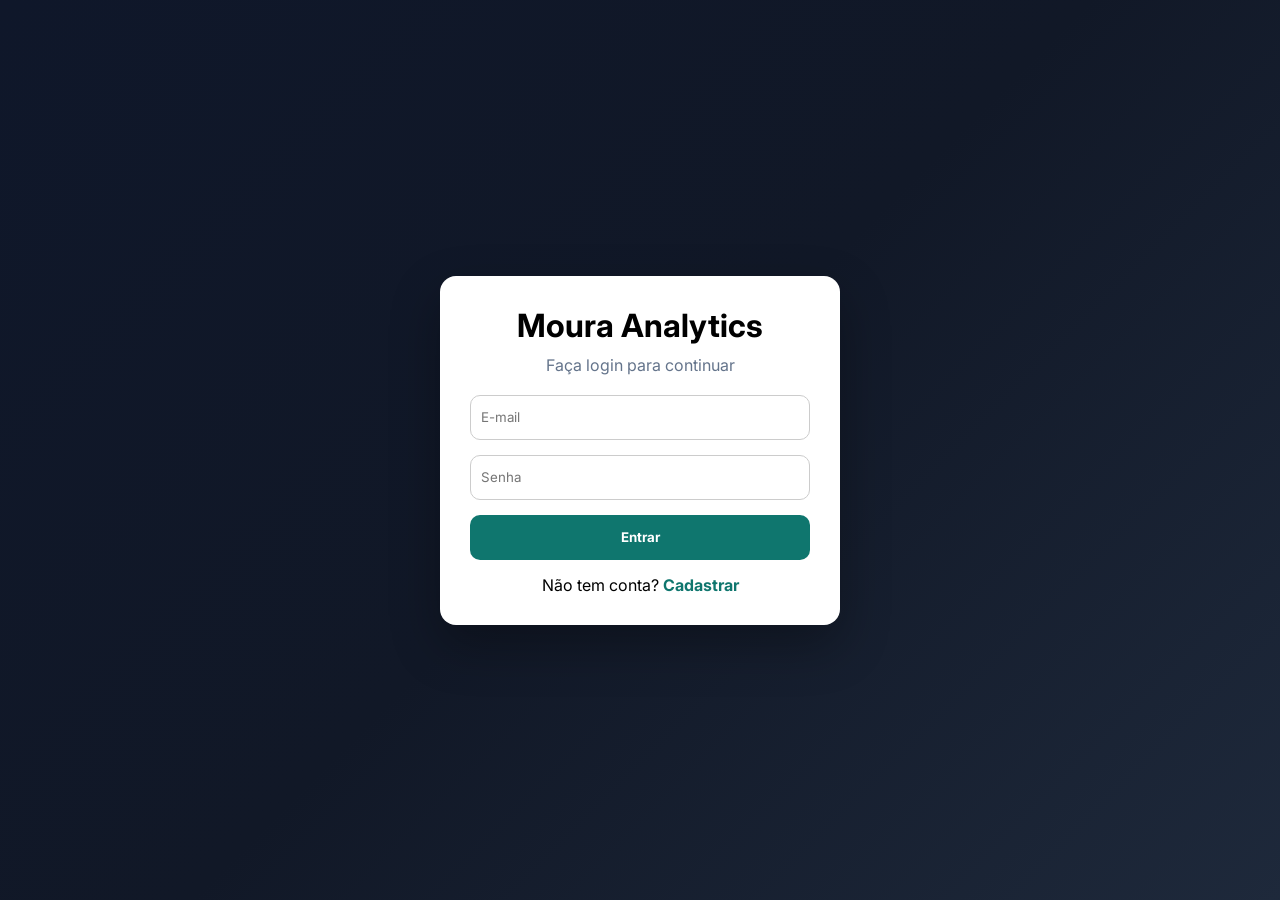
<file: index.html>
<!DOCTYPE html>
<html lang="pt-BR">
<head>
  <meta charset="UTF-8" />
  <meta name="viewport" content="width=device-width, initial-scale=1.0" />
  <title>Moura Analytics</title>

  <link rel="preconnect" href="https://fonts.googleapis.com" />
  <link rel="preconnect" href="https://fonts.gstatic.com" crossorigin />
  <link
    href="https://fonts.googleapis.com/css2?family=Inter:wght@400;500;600;700;800&display=swap"
    rel="stylesheet"
  />
  <link rel="stylesheet" href="style.css" />
</head>
<body>
  <header class="topbar">
    <div class="brand">
      <div class="brand-logo">
        <img src="imagens/logo-praia.png" alt="Logo Moura Analytics" />
      </div>

      <div class="brand-text">
        <h1>Moura Analytics</h1>
        <span>Beach Volleyball Performance System</span>
      </div>
    </div>

    <div class="topbar-actions">
      <button class="topbar-btn active" type="button">Coleta ao Vivo</button>
      <button class="topbar-btn" type="button" onclick="logout()">Sair</button>
    </div>
  </header>

  <main class="page">
    <!-- DADOS DA PARTIDA -->
    <section class="panel match-setup-panel">
      <div class="panel-header">
        <h2>Dados da partida</h2>
        <p>Preencha as informações iniciais antes de iniciar a coleta.</p>
      </div>

      <div class="match-form-grid">
        <div class="form-group">
          <label for="campeonato">Competição</label>
          <input
            type="text"
            id="campeonato"
            placeholder="Ex: Elite 16 - FIVB World Tour"
          />
        </div>

        <div class="form-group">
          <label for="local">Local da competição</label>
          <input
            type="text"
            id="local"
            placeholder="Ex: Cancún, México"
          />
        </div>

        <div class="form-group">
          <label for="adversario">Dupla adversária</label>
          <input
            type="text"
            id="adversario"
            placeholder="Ex: Tainá / Vitória"
          />
        </div>

        <div class="form-group">
          <label for="data_partida">Data da partida</label>
          <input type="date" id="data_partida" />
        </div>

        <div class="form-group">
          <label for="atleta1">Atleta 1</label>
          <input
            type="text"
            id="atleta1"
            placeholder="Ex: Juan"
          />
        </div>

        <div class="form-group">
          <label for="atleta2">Atleta 2</label>
          <input
            type="text"
            id="atleta2"
            placeholder="Ex: Michell"
          />
        </div>
      </div>

      <div class="match-form-actions">
        <button id="btn-iniciar-partida" class="primary-btn" type="button">
          Iniciar Partida
        </button>

        <span id="partida-status" class="status-text">
          Nenhuma partida iniciada.
        </span>
      </div>
    </section>

    <!-- RESUMO AO VIVO -->
    <section class="panel live-summary-panel">
      <div class="panel-header">
        <h2>Resumo da partida</h2>
        <p>Informações principais da coleta em andamento.</p>
      </div>

      <div class="summary-top">
        <div>
          <span class="small-label">Competição</span>
          <strong id="resumo-campeonato">—</strong>
        </div>

        <div>
          <span class="small-label">Local</span>
          <strong id="resumo-local">—</strong>
        </div>

        <div>
          <span class="small-label">Adversários(a)</span>
          <strong id="resumo-adversario">—</strong>
        </div>

        <div>
          <span class="small-label">Data</span>
          <strong id="resumo-data">—</strong>
        </div>
      </div>

      <div class="summary-bottom">
        <div class="score-card">
          <span class="small-label">Dupla</span>
          <strong id="resumo-dupla">—</strong>
        </div>

        <div class="score-card">
          <span class="small-label">Atleta 1</span>
          <strong id="resumo-atleta1">—</strong>
        </div>

        <div class="score-card">
          <span class="small-label">Atleta 2</span>
          <strong id="resumo-atleta2">—</strong>
        </div>

        <div class="score-card">
          <span class="small-label">Status</span>
          <strong id="resumo-status">Aguardando início</strong>
        </div>
      </div>
    </section>

    <!-- COLETA DUPLA -->
    <section class="double-collection-grid">
      <!-- ATLETA 1 -->
      <section class="panel athlete-panel">
        <div class="athlete-panel-header">
          <div>
            <h2 id="nome-atleta1-painel">Atleta 1</h2>
            <p>Coleta individual em tempo real</p>
          </div>

          <div class="athlete-controls">
            <div class="mini-field">
              <label for="set_atleta1">Set</label>
              <select id="set_atleta1">
                <option value="1">1º</option>
                <option value="2">2º</option>
                <option value="3">3º</option>
              </select>
            </div>
          </div>
        </div>
        <div class="actions-container">
  
        <div class="undo-wrapper" style="margin-bottom: 20px; padding-bottom: 15px; border-bottom: 1px dashed #cbd5e1;">
        <button id="btn-desfazer" class="btn-undo">
            <svg xmlns="http://www.w3.org/2000/svg" width="16" height="16" viewBox="0 0 24 24" fill="none" stroke="currentColor" stroke-width="2" stroke-linecap="round" stroke-linejoin="round"><path d="M3 12a9 9 0 1 0 9-9 9.75 9.75 0 0 0-6.74 2.74L3 8"></path><path d="M3 3v5h5"></path></svg>
            Corrigir último clique
        </button>
        </div>

  <div class="fundamentos-grid">
     </div>
</div>

        <div class="fundamentos-grid">
          <div class="fundamento-card">
            <div class="fundamento-title">
              <h3>Ataque</h3>
              <span>Ponto, neutro, bloqueado e erro</span>
            </div>

            <div class="fundamento-buttons">
              <button
                class="action-btn success"
                type="button"
                data-atleta="1"
                data-set-selector="set_atleta1"
                data-fundamento="ataque"
                data-resultado="ponto"
              >
                + Ponto
              </button>

              <button
                class="action-btn neutral"
                type="button"
                data-atleta="1"
                data-set-selector="set_atleta1"
                data-fundamento="ataque"
                data-resultado="neutro"
              >
                + Neutro
              </button>

              <button
                class="action-btn ace"
                type="button"
                data-atleta="1"
                data-set-selector="set_atleta1"
                data-fundamento="ataque"
                data-resultado="bloqueado"
              >
                + Bloqueado
              </button>

              <button
                class="action-btn danger"
                type="button"
                data-atleta="1"
                data-set-selector="set_atleta1"
                data-fundamento="ataque"
                data-resultado="erro"
              >
                + Erro
              </button>
            </div>
          </div>

          <div class="fundamento-card">
            <div class="fundamento-title">
              <h3>Saque</h3>
              <span>Ace, bom, neutro e erro</span>
            </div>

            <div class="fundamento-buttons">
              <button
                class="action-btn ace"
                type="button"
                data-atleta="1"
                data-set-selector="set_atleta1"
                data-fundamento="saque"
                data-resultado="ace"
              >
                + Ace
              </button>

              <!-- 🔥 NOVO BOTÃO -->
              <button
                class="action-btn good"
                type="button"
                data-atleta="1"
                data-set-selector="set_atleta1"
                data-fundamento="saque"
                data-resultado="bom"
              >
                + Saque Bom
              </button>

              <button
                class="action-btn neutral"
                type="button"
                data-atleta="1"
                data-set-selector="set_atleta1"
                data-fundamento="saque"
                data-resultado="neutro"
              >
                + Neutro
              </button>

              <button
                class="action-btn danger"
                type="button"
                data-atleta="1"
                data-set-selector="set_atleta1"
                data-fundamento="saque"
                data-resultado="erro"
              >
                + Erro
              </button>
            </div>
          </div>

          <div class="fundamento-card">
            <div class="fundamento-title">
              <h3>Passe / Recepção</h3>
              <span>Excelente, bom, regular, ruim e erro</span>
            </div>

            <div class="fundamento-buttons">
              <button
                class="action-btn success"
                type="button"
                data-atleta="1"
                data-set-selector="set_atleta1"
                data-fundamento="passe"
                data-resultado="excelente"
              >
                + Excelente
              </button>

              <button
                class="action-btn success"
                type="button"
                data-atleta="1"
                data-set-selector="set_atleta1"
                data-fundamento="passe"
                data-resultado="bom"
              >
                + Bom
              </button>

              <button
                class="action-btn neutral"
                type="button"
                data-atleta="1"
                data-set-selector="set_atleta1"
                data-fundamento="passe"
                data-resultado="regular"
              >
                + Regular
              </button>

              <button
                class="action-btn ace"
                type="button"
                data-atleta="1"
                data-set-selector="set_atleta1"
                data-fundamento="passe"
                data-resultado="ruim"
              >
                + Ruim
              </button>

              <button
                class="action-btn danger"
                type="button"
                data-atleta="1"
                data-set-selector="set_atleta1"
                data-fundamento="passe"
                data-resultado="erro"
              >
                + Erro
              </button>
            </div>
          </div>

          <div class="fundamento-card">
            <div class="fundamento-title">
              <h3>Bloqueio</h3>
              <span>Ponto, neutro e erro</span>
            </div>

            <div class="fundamento-buttons">
              <button
                class="action-btn success"
                type="button"
                data-atleta="1"
                data-set-selector="set_atleta1"
                data-fundamento="bloqueio"
                data-resultado="ponto"
              >
                + Ponto
              </button>

              <button
                class="action-btn neutral"
                type="button"
                data-atleta="1"
                data-set-selector="set_atleta1"
                data-fundamento="bloqueio"
                data-resultado="neutro"
              >
                + Neutro
              </button>

              <button
                class="action-btn danger"
                type="button"
                data-atleta="1"
                data-set-selector="set_atleta1"
                data-fundamento="bloqueio"
                data-resultado="erro"
              >
                + Erro
              </button>
            </div>
          </div>

          <div class="fundamento-card">
            <div class="fundamento-title">
              <h3>Defesa</h3>
              <span>Excelente, ação e erro</span>
            </div>

            <div class="fundamento-buttons">
              <button
                class="action-btn success"
                type="button"
                data-atleta="1"
                data-set-selector="set_atleta1"
                data-fundamento="defesa"
                data-resultado="excelente"
              >
                + Excelente
              </button>

              <button
                class="action-btn neutral"
                type="button"
                data-atleta="1"
                data-set-selector="set_atleta1"
                data-fundamento="defesa"
                data-resultado="acao"
              >
                + Ação
              </button>

              <button
                class="action-btn danger"
                type="button"
                data-atleta="1"
                data-set-selector="set_atleta1"
                data-fundamento="defesa"
                data-resultado="erro"
              >
                + Erro
              </button>
            </div>
          </div>

      <div class="fundamento-card">
        <div class="fundamento-title">
          <h3>Side-out</h3>
          <span>Ponto, neutro, bloqueado e erro</span>
        </div>

        <div class="fundamento-buttons">
          <button
            class="action-btn success"
            type="button"
            data-atleta="1"
            data-set-selector="set_atleta1"
            data-fundamento="side-out"
            data-resultado="ponto"
          >
            + Ponto
          </button>

          <button
            class="action-btn neutral"
            type="button"
            data-atleta="1"
            data-set-selector="set_atleta1"
            data-fundamento="side-out"
            data-resultado="neutro"
          >
            + Neutro
          </button>

          <button
            class="action-btn ace"
            type="button"
            data-atleta="1"
            data-set-selector="set_atleta1"
            data-fundamento="side-out"
            data-resultado="bloqueado"
          >
            + Bloqueado
          </button>

          <button
            class="action-btn danger"
            type="button"
            data-atleta="1"
            data-set-selector="set_atleta1"
            data-fundamento="side-out"
            data-resultado="erro"
          >
            + Erro
          </button>
        </div>
      </div>

      <div class="fundamento-card">
        <div class="fundamento-title">
          <h3>Contra-ataque</h3>
          <span>Ponto, neutro, bloqueado e erro</span>
        </div>

      <div class="fundamento-buttons">
        <button
          class="action-btn success"
          type="button"
          data-atleta="1"
          data-set-selector="set_atleta1"
          data-fundamento="contra-ataque"
          data-resultado="ponto"
        >
          + Ponto
        </button>

        <button
          class="action-btn neutral"
          type="button"
          data-atleta="1"
          data-set-selector="set_atleta1"
          data-fundamento="contra-ataque"
          data-resultado="neutro"
        >
          + Neutro
        </button>

        <button
          class="action-btn ace"
          type="button"
          data-atleta="1"
          data-set-selector="set_atleta1"
          data-fundamento="contra-ataque"
          data-resultado="bloqueado"
        >
          + Bloqueado
        </button>

        <button
          class="action-btn danger"
          type="button"
          data-atleta="1"
          data-set-selector="set_atleta1"
          data-fundamento="contra-ataque"
          data-resultado="erro"
        >
          + Erro
        </button>
      </div>
    </div>
        </div>
      </section>

      <!-- ATLETA 2 -->
      <section class="panel athlete-panel">
        <div class="athlete-panel-header">
          <div>
            <h2 id="nome-atleta2-painel">Atleta 2</h2>
            <p>Coleta individual em tempo real</p>
          </div>

          <div class="athlete-controls">
            <div class="mini-field">
              <label for="set_atleta2">Set</label>
              <select id="set_atleta2">
                <option value="1">1º</option>
                <option value="2">2º</option>
                <option value="3">3º</option>
              </select>
            </div>
          </div>
        </div>

        <div class="fundamentos-grid">
          <div class="fundamento-card">
            <div class="fundamento-title">
              <h3>Ataque</h3>
              <span>Ponto, neutro, bloqueado e erro</span>
            </div>

            <div class="fundamento-buttons">
              <button
                class="action-btn success"
                type="button"
                data-atleta="2"
                data-set-selector="set_atleta2"
                data-fundamento="ataque"
                data-resultado="ponto"
              >
                + Ponto
              </button>

              <button
                class="action-btn neutral"
                type="button"
                data-atleta="2"
                data-set-selector="set_atleta2"
                data-fundamento="ataque"
                data-resultado="neutro"
              >
                + Neutro
              </button>

              <button
                class="action-btn ace"
                type="button"
                data-atleta="2"
                data-set-selector="set_atleta2"
                data-fundamento="ataque"
                data-resultado="bloqueado"
              >
                + Bloqueado
              </button>

              <button
                class="action-btn danger"
                type="button"
                data-atleta="2"
                data-set-selector="set_atleta2"
                data-fundamento="ataque"
                data-resultado="erro"
              >
                + Erro
              </button>
            </div>
          </div>

          <div class="fundamento-card">
            <div class="fundamento-title">
              <h3>Saque</h3>
              <span>Ace, bom, neutro e erro</span>
            </div>

            <div class="fundamento-buttons">
              <button
                class="action-btn ace"
                type="button"
                data-atleta="2"
                data-set-selector="set_atleta2"
                data-fundamento="saque"
                data-resultado="ace"
              >
                + Ace
              </button>

              <!-- 🔥 NOVO BOTÃO -->
              <button
                class="action-btn good"
                type="button"
                data-atleta="2"
                data-set-selector="set_atleta2"
                data-fundamento="saque"
                data-resultado="bom"
              >
                + Saque Bom
              </button>

              <button
                class="action-btn neutral"
                type="button"
                data-atleta="2"
                data-set-selector="set_atleta2"
                data-fundamento="saque"
                data-resultado="neutro"
              >
                + Neutro
              </button>

              <button
                class="action-btn danger"
                type="button"
                data-atleta="2"
                data-set-selector="set_atleta2"
                data-fundamento="saque"
                data-resultado="erro"
              >
                + Erro
              </button>
            </div>
          </div>

          <div class="fundamento-card">
            <div class="fundamento-title">
              <h3>Passe / Recepção</h3>
              <span>Excelente, bom, regular, ruim e erro</span>
            </div>

            <div class="fundamento-buttons">
              <button
                class="action-btn success"
                type="button"
                data-atleta="2"
                data-set-selector="set_atleta2"
                data-fundamento="passe"
                data-resultado="excelente"
              >
                + Excelente
              </button>

              <button
                class="action-btn success"
                type="button"
                data-atleta="2"
                data-set-selector="set_atleta2"
                data-fundamento="passe"
                data-resultado="bom"
              >
                + Bom
              </button>

              <button
                class="action-btn neutral"
                type="button"
                data-atleta="2"
                data-set-selector="set_atleta2"
                data-fundamento="passe"
                data-resultado="regular"
              >
                + Regular
              </button>

              <button
                class="action-btn ace"
                type="button"
                data-atleta="2"
                data-set-selector="set_atleta2"
                data-fundamento="passe"
                data-resultado="ruim"
              >
                + Ruim
              </button>

              <button
                class="action-btn danger"
                type="button"
                data-atleta="2"
                data-set-selector="set_atleta2"
                data-fundamento="passe"
                data-resultado="erro"
              >
                + Erro
              </button>
            </div>
          </div>

          <div class="fundamento-card">
            <div class="fundamento-title">
              <h3>Bloqueio</h3>
              <span>Ponto, neutro e erro</span>
            </div>

            <div class="fundamento-buttons">
              <button
                class="action-btn success"
                type="button"
                data-atleta="2"
                data-set-selector="set_atleta2"
                data-fundamento="bloqueio"
                data-resultado="ponto"
              >
                + Ponto
              </button>

              <button
                class="action-btn neutral"
                type="button"
                data-atleta="2"
                data-set-selector="set_atleta2"
                data-fundamento="bloqueio"
                data-resultado="neutro"
              >
                + Neutro
              </button>

              <button
                class="action-btn danger"
                type="button"
                data-atleta="2"
                data-set-selector="set_atleta2"
                data-fundamento="bloqueio"
                data-resultado="erro"
              >
                + Erro
              </button>
            </div>
          </div>

          <div class="fundamento-card">
            <div class="fundamento-title">
              <h3>Defesa</h3>
              <span>Excelente, ação e erro</span>
            </div>

            <div class="fundamento-buttons">
              <button
                class="action-btn success"
                type="button"
                data-atleta="2"
                data-set-selector="set_atleta2"
                data-fundamento="defesa"
                data-resultado="excelente"
              >
                + Excelente
              </button>

              <button
                class="action-btn neutral"
                type="button"
                data-atleta="2"
                data-set-selector="set_atleta2"
                data-fundamento="defesa"
                data-resultado="acao"
              >
                + Ação
              </button>

              <button
                class="action-btn danger"
                type="button"
                data-atleta="2"
                data-set-selector="set_atleta2"
                data-fundamento="defesa"
                data-resultado="erro"
              >
                + Erro
              </button>
            </div>
          </div>

            <div class="fundamento-card">
      <div class="fundamento-title">
        <h3>Side-out</h3>
        <span>Ponto, neutro, bloqueado e erro</span>
      </div>

      <div class="fundamento-buttons">
        <button
          class="action-btn success"
          type="button"
          data-atleta="2"
          data-set-selector="set_atleta2"
          data-fundamento="side-out"
          data-resultado="ponto"
        >
          + Ponto
        </button>

        <button
          class="action-btn neutral"
          type="button"
          data-atleta="2"
          data-set-selector="set_atleta2"
          data-fundamento="side-out"
          data-resultado="neutro"
        >
          + Neutro
        </button>

        <button
          class="action-btn ace"
          type="button"
          data-atleta="2"
          data-set-selector="set_atleta2"
          data-fundamento="side-out"
          data-resultado="bloqueado"
        >
          + Bloqueado
        </button>

        <button
          class="action-btn danger"
          type="button"
          data-atleta="2"
          data-set-selector="set_atleta2"
          data-fundamento="side-out"
          data-resultado="erro"
        >
          + Erro
        </button>
      </div>
    </div>

    <div class="fundamento-card">
      <div class="fundamento-title">
        <h3>Contra-ataque</h3>
        <span>Ponto, neutro, bloqueado e erro</span>
      </div>

      <div class="fundamento-buttons">
        <button
          class="action-btn success"
          type="button"
          data-atleta="2"
          data-set-selector="set_atleta2"
          data-fundamento="contra-ataque"
          data-resultado="ponto"
        >
          + Ponto
        </button>

        <button
          class="action-btn neutral"
          type="button"
          data-atleta="2"
          data-set-selector="set_atleta2"
          data-fundamento="contra-ataque"
          data-resultado="neutro"
        >
          + Neutro
        </button>

        <button
          class="action-btn ace"
          type="button"
          data-atleta="2"
          data-set-selector="set_atleta2"
          data-fundamento="contra-ataque"
          data-resultado="bloqueado"
        >
          + Bloqueado
        </button>

        <button
          class="action-btn danger"
          type="button"
          data-atleta="2"
          data-set-selector="set_atleta2"
          data-fundamento="contra-ataque"
          data-resultado="erro"
        >
          + Erro
        </button>
      </div>
    </div>
        </div>
      </section>
    </section>

    <!-- FINALIZAÇÃO DA PARTIDA -->
    <section class="panel finalize-panel">
      <div class="panel-header">
        <h2>Finalizar partida</h2>
        <p>Preencha o placar final dos sets somente ao encerrar o jogo.</p>
      </div>

      <div class="sets-grid">
        <div class="set-box">
          <h3>1º Set</h3>

          <div class="set-inputs">
            <div class="form-group">
              <label for="final_set1_dupla">Dupla</label>
              <input
                type="number"
                id="final_set1_dupla"
                min="0"
                placeholder="21"
              />
            </div>

            <div class="form-group">
              <label for="final_set1_adv">Adversárias</label>
              <input
                type="number"
                id="final_set1_adv"
                min="0"
                placeholder="18"
              />
            </div>
          </div>
        </div>

        <div class="set-box">
          <h3>2º Set</h3>

          <div class="set-inputs">
            <div class="form-group">
              <label for="final_set2_dupla">Dupla</label>
              <input
                type="number"
                id="final_set2_dupla"
                min="0"
                placeholder="17"
              />
            </div>

            <div class="form-group">
              <label for="final_set2_adv">Adversárias</label>
              <input
                type="number"
                id="final_set2_adv"
                min="0"
                placeholder="21"
              />
            </div>
          </div>
        </div>

        <div class="set-box">
          <h3>3º Set</h3>

          <div class="set-inputs">
            <div class="form-group">
              <label for="final_set3_dupla">Dupla</label>
              <input
                type="number"
                id="final_set3_dupla"
                min="0"
                placeholder="15"
              />
            </div>

            <div class="form-group">
              <label for="final_set3_adv">Adversárias</label>
              <input
                type="number"
                id="final_set3_adv"
                min="0"
                placeholder="11"
              />
            </div>
          </div>
        </div>
      </div>

      <div class="finalize-actions">
        <button id="btn-finalizar-partida" class="primary-btn" type="button">
          Finalizar e gerar relatório
        </button>

        <span id="finalizacao-status" class="status-text">
          Aguardando finalização.
        </span>
      </div>
    </section>

    <!-- RELATÓRIOS -->
    <section class="panel reports-panel">
      <div class="panel-header">
        <h2>Relatórios finais</h2>
        <p>Baixe os relatórios oficiais gerados automaticamente pelo sistema.</p>
      </div>

      <div class="reports-download-grid">
        <div class="report-download-card">
          <div>
            <h3 id="titulo-relatorio-atleta1">Relatório Atleta 1</h3>
            <p>PDF individual do atleta 1</p>
          </div>

          <button id="btn-pdf-duda" class="primary-btn" type="button">
            Baixar PDF
          </button>
        </div>

        <div class="report-download-card">
          <div>
            <h3 id="titulo-relatorio-atleta2">Relatório Atleta 2</h3>
            <p>PDF individual do atleta 2</p>
          </div>

          <button id="btn-pdf-ana" class="primary-btn" type="button">
            Baixar PDF
          </button>
        </div>

        <div class="report-download-card destaque">
          <div>
            <h3 id="titulo-relatorio-dupla">Relatório da Dupla</h3>
            <p>PDF oficial consolidado da partida</p>
          </div>

          <button id="btn-pdf-dupla" class="primary-btn" type="button">
            Baixar PDF
          </button>
        </div>
      </div>
    </section>

    <!-- HISTÓRICO -->
    <section class="panel">
      <div class="panel-header">
        <h2>Histórico de partidas</h2>
        <p>Relatórios salvos por dia</p>
      </div>
      <div class="filtro-historico">
        <input type="date" id="filtro-data" />
        <button id="btn-filtrar" class="topbar-btn">Filtrar</button>
      </div>

      <div id="lista-partidas"></div>
    </section>

    <!-- LOG -->
    <section class="panel log-panel">
      <div class="panel-header">
        <h2>Log visual da coleta</h2>
        <p>Histórico das ações registradas em tempo real.</p>
      </div>

      <div class="log-list" id="action-log-list">
        <div class="log-empty">Nenhuma ação registrada ainda.</div>
      </div>
    </section>
  </main>

  <div id="toast" class="toast hidden"></div>

  <script src="script.js"></script>
</body>
</html>
</file>
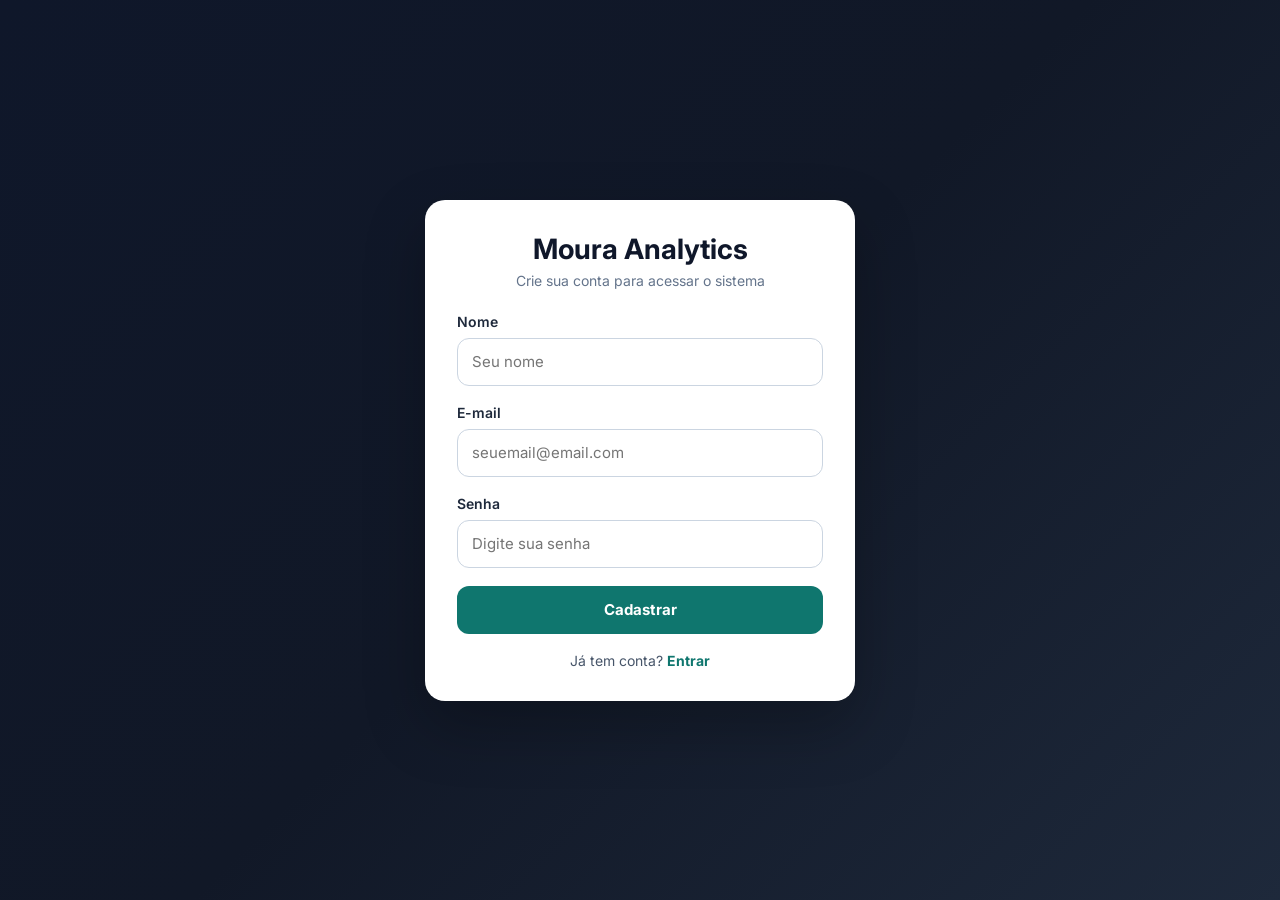
<file: cadastro.html>
<!DOCTYPE html>
<html lang="pt-BR">
<head>
  <meta charset="UTF-8" />
  <meta name="viewport" content="width=device-width, initial-scale=1.0" />
  <title>Cadastro - Moura Analytics</title>
  <link rel="preconnect" href="https://fonts.googleapis.com" />
  <link rel="preconnect" href="https://fonts.gstatic.com" crossorigin />
  <link
    href="https://fonts.googleapis.com/css2?family=Inter:wght@400;500;600;700;800&display=swap"
    rel="stylesheet"
  />
  <style>
    * {
      box-sizing: border-box;
      margin: 0;
      padding: 0;
      font-family: 'Inter', sans-serif;
    }

    body {
      min-height: 100vh;
      background: linear-gradient(135deg, #0f172a, #111827, #1e293b);
      display: flex;
      align-items: center;
      justify-content: center;
      padding: 24px;
    }

    .auth-card {
      width: 100%;
      max-width: 430px;
      background: #ffffff;
      border-radius: 20px;
      padding: 32px;
      box-shadow: 0 25px 60px rgba(0, 0, 0, 0.25);
    }

    .logo {
      text-align: center;
      margin-bottom: 24px;
    }

    .logo h1 {
      font-size: 28px;
      color: #0f172a;
      margin-bottom: 6px;
    }

    .logo p {
      font-size: 14px;
      color: #64748b;
    }

    .form-group {
      margin-bottom: 18px;
    }

    .form-group label {
      display: block;
      font-size: 14px;
      font-weight: 600;
      color: #1e293b;
      margin-bottom: 8px;
    }

    .form-group input {
      width: 100%;
      height: 48px;
      border: 1px solid #cbd5e1;
      border-radius: 12px;
      padding: 0 14px;
      font-size: 15px;
      outline: none;
      transition: 0.2s;
    }

    .form-group input:focus {
      border-color: #0f766e;
      box-shadow: 0 0 0 3px rgba(15, 118, 110, 0.12);
    }

    .auth-btn {
      width: 100%;
      height: 48px;
      border: none;
      border-radius: 12px;
      background: #0f766e;
      color: white;
      font-size: 15px;
      font-weight: 700;
      cursor: pointer;
      transition: 0.2s;
    }

    .auth-btn:hover {
      background: #0d5f59;
    }

    .auth-footer {
      margin-top: 18px;
      text-align: center;
      font-size: 14px;
      color: #475569;
    }

    .auth-footer a {
      color: #0f766e;
      text-decoration: none;
      font-weight: 700;
    }

    .mensagem {
      margin-top: 16px;
      padding: 12px 14px;
      border-radius: 12px;
      font-size: 14px;
      display: none;
    }

    .mensagem.sucesso {
      background: #dcfce7;
      color: #166534;
      border: 1px solid #bbf7d0;
    }

    .mensagem.erro {
      background: #fee2e2;
      color: #b91c1c;
      border: 1px solid #fecaca;
    }
  </style>
</head>
<body>
  <div class="auth-card">
    <div class="logo">
      <h1>Moura Analytics</h1>
      <p>Crie sua conta para acessar o sistema</p>
    </div>

    <form id="form-cadastro">
      <div class="form-group">
        <label for="nome">Nome</label>
        <input type="text" id="nome" placeholder="Seu nome" />
      </div>

      <div class="form-group">
        <label for="email">E-mail</label>
        <input type="email" id="email" placeholder="seuemail@email.com" />
      </div>

      <div class="form-group">
        <label for="senha">Senha</label>
        <input type="password" id="senha" placeholder="Digite sua senha" />
      </div>

      <button type="submit" class="auth-btn">Cadastrar</button>
    </form>

    <div id="mensagem" class="mensagem"></div>

    <div class="auth-footer">
      Já tem conta? <a href="login.html">Entrar</a>
    </div>
  </div>

<script src="cadastro.js"></script>
</body>
</html>
</file>
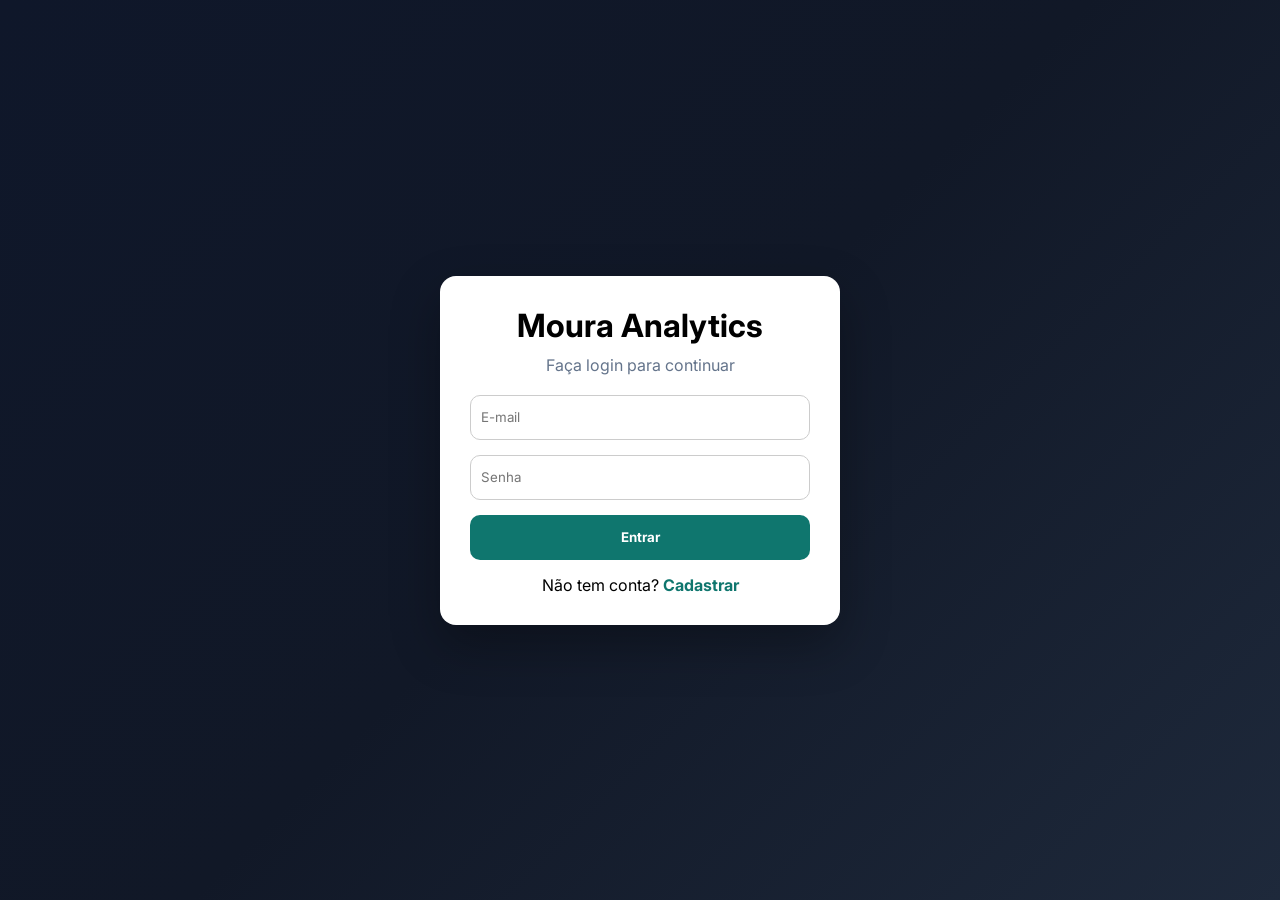
<file: login.html>
<!DOCTYPE html>
<html lang="pt-BR">
<head>
  <meta charset="UTF-8" />
  <meta name="viewport" content="width=device-width, initial-scale=1.0"/>
  <title>Login - Moura Analytics</title>

  <link rel="preconnect" href="https://fonts.googleapis.com">
  <link rel="preconnect" href="https://fonts.gstatic.com" crossorigin>
  <link href="https://fonts.googleapis.com/css2?family=Inter:wght@400;600;800&display=swap" rel="stylesheet">

  <style>
    * { margin:0; padding:0; box-sizing:border-box; font-family:'Inter',sans-serif; }

    body {
      min-height:100vh;
      display:flex;
      align-items:center;
      justify-content:center;
      background: linear-gradient(135deg,#0f172a,#111827,#1e293b);
    }

    .card {
      background:#fff;
      padding:30px;
      border-radius:16px;
      width:100%;
      max-width:400px;
      box-shadow:0 20px 50px rgba(0,0,0,0.3);
    }

    h1 {
      text-align:center;
      margin-bottom:10px;
    }

    p {
      text-align:center;
      color:#64748b;
      margin-bottom:20px;
    }

    input {
      width:100%;
      height:45px;
      margin-bottom:15px;
      padding:0 10px;
      border-radius:10px;
      border:1px solid #ccc;
    }

    button {
      width:100%;
      height:45px;
      background:#0f766e;
      color:#fff;
      border:none;
      border-radius:10px;
      font-weight:bold;
      cursor:pointer;
    }

    button:hover {
      background:#0d5f59;
    }

    .link {
      text-align:center;
      margin-top:15px;
    }

    .link a {
      color:#0f766e;
      text-decoration:none;
      font-weight:bold;
    }
  </style>
</head>

<body>

  <div class="card">
    <h1>Moura Analytics</h1>
    <p>Faça login para continuar</p>

    <form id="form-login">
      <input type="email" id="email" placeholder="E-mail" required />
      <input type="password" id="senha" placeholder="Senha" required />
      <button type="submit">Entrar</button>
    </form>

    <div class="link">
      Não tem conta? <a href="cadastro.html">Cadastrar</a>
    </div>
  </div>

<script src="login.js"></script>

</body>
</html>
</file>
<file: style.css>
*,
*::before,
*::after {
  box-sizing: border-box;
  margin: 0;
  padding: 0;
}

:root {
  --bg: #f4f7fb;
  --surface: #ffffff;
  --surface-soft: #f8fafc;
  --border: #e2e8f0;
  --border-strong: #cbd5e1;

  --text: #0f172a;
  --text-soft: #334155;
  --text-muted: #64748b;

  --primary: #0f766e;
  --primary-dark: #115e59;

  --blue: #2563eb;
  --blue-soft: #dbeafe;

  --green: #16a34a;
  --green-soft: #dcfce7;

  --red: #dc2626;
  --red-soft: #fee2e2;

  --amber: #d97706;
  --amber-soft: #fef3c7;

  --shadow-sm: 0 2px 10px rgba(15, 23, 42, 0.04);
  --shadow-md: 0 12px 28px rgba(15, 23, 42, 0.08);

  --radius-md: 16px;
  --radius-lg: 22px;

  --font: "Inter", sans-serif;
}

html {
  scroll-behavior: smooth;
}

body {
  font-family: var(--font);
  background: linear-gradient(180deg, #f8fbff 0%, #eef3f9 100%);
  color: var(--text);
  min-height: 100vh;
  line-height: 1.5;
}

img {
  display: block;
  max-width: 100%;
}

button,
input,
select {
  font: inherit;
}

button {
  cursor: pointer;
}

.topbar {
  position: sticky;
  top: 0;
  z-index: 100;
  background: rgba(255, 255, 255, 0.92);
  backdrop-filter: blur(12px);
  border-bottom: 1px solid rgba(15, 23, 42, 0.06);
  display: flex;
  align-items: center;
  justify-content: space-between;
  gap: 20px;
  padding: 18px 32px;
}

.brand {
  display: flex;
  align-items: center;
  gap: 14px;
}

.brand-logo {
  width: 54px;
  height: 54px;
  border-radius: 16px;
  background: var(--surface);
  border: 1px solid var(--border);
  box-shadow: var(--shadow-sm);
  display: flex;
  align-items: center;
  justify-content: center;
  overflow: hidden;
  padding: 6px;
  flex-shrink: 0;
}

.brand-logo img {
  width: 100%;
  height: 100%;
  object-fit: contain;
}

.brand-text h1 {
  font-size: 1.2rem;
  font-weight: 800;
  color: var(--text);
  line-height: 1.1;
}

.brand-text span {
  display: block;
  margin-top: 2px;
  color: var(--text-muted);
  font-size: 0.8rem;
  font-weight: 500;
}

.topbar-actions {
  display: flex;
  gap: 10px;
  flex-wrap: wrap;
}

.topbar-btn {
  border: 1px solid var(--border);
  background: var(--surface);
  color: var(--text-soft);
  padding: 10px 16px;
  border-radius: 999px;
  font-weight: 600;
  transition: 0.2s ease;
}

.topbar-btn:hover {
  border-color: var(--primary);
  color: var(--primary);
}

.topbar-btn.active {
  background: var(--primary);
  border-color: var(--primary);
  color: #fff;
}

.page {
  max-width: 1440px;
  margin: 0 auto;
  padding: 28px;
  display: flex;
  flex-direction: column;
  gap: 22px;
}

.panel {
  background: var(--surface);
  border: 1px solid var(--border);
  border-radius: var(--radius-lg);
  box-shadow: var(--shadow-sm);
  padding: 28px;
}

.panel-header {
  margin-bottom: 18px;
}

.panel-header h2,
.panel-header h3 {
  font-size: 1.15rem;
  color: var(--text);
  font-weight: 800;
  margin-bottom: 4px;
}

.panel-header p {
  color: var(--text-muted);
  font-size: 0.94rem;
}

.match-form-grid {
  display: grid;
  grid-template-columns: repeat(3, minmax(220px, 1fr));
  gap: 16px;
  margin-bottom: 20px;
}

.form-group {
  display: flex;
  flex-direction: column;
  gap: 8px;
  min-width: 0;
}

.form-group label {
  font-size: 0.86rem;
  font-weight: 700;
  color: var(--text-soft);
}

.form-group input,
.form-group select,
.mini-field select {
  width: 100%;
  min-width: 0;
  height: 48px;
  border: 1px solid var(--border-strong);
  border-radius: 12px;
  padding: 0 14px;
  background: #fff;
  color: var(--text);
  outline: none;
  transition: 0.2s ease;
}

.form-group input:focus,
.form-group select:focus,
.mini-field select:focus {
  border-color: var(--primary);
  box-shadow: 0 0 0 4px rgba(15, 118, 110, 0.1);
}

.match-form-actions,
.finalize-actions {
  display: flex;
  align-items: center;
  gap: 14px;
  flex-wrap: wrap;
}

.status-text {
  color: var(--text-muted);
  font-size: 0.92rem;
  font-weight: 600;
}

.primary-btn,
.secondary-btn {
  min-height: 48px;
  border: none;
  border-radius: 14px;
  padding: 0 20px;
  font-weight: 700;
  transition: 0.2s ease;
}

.primary-btn {
  background: var(--primary);
  color: #fff;
}

.primary-btn:hover {
  background: var(--primary-dark);
}

.secondary-btn {
  background: #eef2f7;
  color: var(--text-soft);
  border: 1px solid var(--border);
}

.secondary-btn:hover {
  background: #e7edf5;
}

.live-summary-panel {
  display: flex;
  flex-direction: column;
  gap: 18px;
}

.summary-top,
.summary-bottom {
  display: grid;
  grid-template-columns: repeat(4, minmax(140px, 1fr));
  gap: 14px;
}

.score-card,
.summary-top > div {
  border: 1px solid var(--border);
  background: var(--surface-soft);
  border-radius: 16px;
  padding: 16px;
  display: flex;
  flex-direction: column;
  gap: 6px;
  min-width: 0;
}

.small-label {
  color: var(--text-muted);
  font-size: 0.76rem;
  font-weight: 700;
  text-transform: uppercase;
  letter-spacing: 0.04em;
}

.score-card strong,
.summary-top strong {
  color: var(--text);
  font-size: 1rem;
  font-weight: 800;
  word-break: break-word;
}

.double-collection-grid {
  display: grid;
  grid-template-columns: 1fr 1fr;
  gap: 22px;
}

.athlete-panel {
  display: flex;
  flex-direction: column;
  gap: 18px;
  min-width: 0;
}

.athlete-panel-header {
  display: flex;
  justify-content: space-between;
  gap: 16px;
  align-items: flex-start;
  padding-bottom: 14px;
  border-bottom: 1px solid var(--border);
}

.athlete-panel-header h2 {
  font-size: 1.2rem;
  font-weight: 800;
  color: var(--text);
  margin-bottom: 4px;
}

.athlete-panel-header p {
  color: var(--text-muted);
  font-size: 0.92rem;
}

.athlete-controls {
  display: flex;
  align-items: flex-start;
  gap: 12px;
}

.mini-field {
  display: flex;
  flex-direction: column;
  gap: 6px;
  min-width: 90px;
}

.mini-field label {
  font-size: 0.78rem;
  color: var(--text-muted);
  font-weight: 700;
}

.fundamentos-grid {
  display: grid;
  grid-template-columns: 1fr;
  gap: 16px;
}

.fundamento-card {
  border: 1px solid var(--border);
  border-radius: 18px;
  background: linear-gradient(180deg, #ffffff 0%, #fafbfd 100%);
  padding: 18px;
  display: flex;
  flex-direction: column;
  gap: 14px;
  min-width: 0;
}

.fundamento-title {
  display: flex;
  flex-direction: column;
  gap: 4px;
}

.fundamento-title h3 {
  font-size: 1rem;
  font-weight: 800;
  color: var(--text);
}

.fundamento-title span {
  font-size: 0.86rem;
  color: var(--text-muted);
}

.fundamento-buttons {
  display: grid;
  grid-template-columns: repeat(3, minmax(120px, 1fr));
  gap: 10px;
}

.action-btn {
  min-height: 46px;
  border: none;
  border-radius: 14px;
  padding: 0 14px;
  font-weight: 700;
  transition: 0.18s ease;
  box-shadow: inset 0 -1px 0 rgba(0, 0, 0, 0.04);
}

.action-btn:hover {
  transform: translateY(-1px);
  box-shadow: 0 8px 16px rgba(15, 23, 42, 0.08);
}

.action-btn:active {
  transform: scale(0.98);
}

.action-btn.success {
  background: var(--green-soft);
  color: #166534;
}

.action-btn.neutral {
  background: var(--blue-soft);
  color: #1d4ed8;
}

.action-btn.danger {
  background: var(--red-soft);
  color: #b91c1c;
}

.action-btn.ace {
  background: var(--amber-soft);
  color: #b45309;
}

/* FINALIZAÇÃO */
.finalize-panel {
  display: flex;
  flex-direction: column;
  gap: 18px;
}

.sets-grid {
  display: grid;
  grid-template-columns: repeat(3, minmax(0, 1fr));
  gap: 18px;
  margin-bottom: 22px;
}

.set-box {
  border: 1px solid var(--border);
  background: var(--surface-soft);
  border-radius: 18px;
  padding: 20px;
  display: flex;
  flex-direction: column;
  gap: 16px;
  min-width: 0;
}

.set-box h3 {
  font-size: 1rem;
  color: var(--text);
  font-weight: 800;
  margin: 0;
}

.set-inputs {
  display: grid;
  grid-template-columns: repeat(2, minmax(0, 1fr));
  gap: 14px;
  width: 100%;
}

.set-inputs .form-group {
  min-width: 0;
}

.set-inputs input {
  width: 100%;
  min-width: 0;
}

/* RELATÓRIOS */
.reports-panel {
  display: flex;
  flex-direction: column;
  gap: 18px;
}

.reports-download-grid {
  display: grid;
  grid-template-columns: repeat(3, minmax(220px, 1fr));
  gap: 16px;
}

.report-download-card {
  border: 1px solid var(--border);
  background: var(--surface-soft);
  border-radius: 18px;
  padding: 20px;
  display: flex;
  flex-direction: column;
  justify-content: space-between;
  gap: 16px;
}

.report-download-card h3 {
  font-size: 1rem;
  color: var(--text);
  font-weight: 800;
  margin-bottom: 4px;
}

.report-download-card p {
  color: var(--text-muted);
  font-size: 0.9rem;
}

.report-download-card.destaque {
  border-color: rgba(15, 118, 110, 0.25);
  background: linear-gradient(180deg, #f0fdfa 0%, #ffffff 100%);
}

/* LOG */
.log-panel {
  display: flex;
  flex-direction: column;
  gap: 16px;
}

.log-list {
  display: flex;
  flex-direction: column;
  gap: 10px;
  max-height: 320px;
  overflow-y: auto;
}

.log-empty {
  text-align: center;
  color: var(--text-muted);
  padding: 18px 0;
  font-size: 0.95rem;
}

.log-entry {
  display: grid;
  grid-template-columns: 12px 90px 130px 1fr 80px;
  gap: 10px;
  align-items: center;
  padding: 14px 16px;
  border-radius: 14px;
  background: var(--surface-soft);
  border: 1px solid var(--border);
}

.log-dot {
  width: 10px;
  height: 10px;
  border-radius: 999px;
}

.log-dot.success {
  background: var(--green);
}

.log-dot.neutral {
  background: var(--blue);
}

.log-dot.error {
  background: var(--red);
}

.log-dot.ace {
  background: var(--amber);
}

.log-athlete {
  font-weight: 700;
  color: var(--text);
}

.log-fund {
  color: var(--text-soft);
  font-weight: 600;
}

.log-action {
  color: var(--text);
}

.log-set {
  color: var(--text-muted);
  font-size: 0.84rem;
  font-weight: 700;
  text-align: right;
}

.toast {
  position: fixed;
  right: 24px;
  bottom: 24px;
  background: #111827;
  color: #fff;
  padding: 14px 18px;
  border-radius: 14px;
  box-shadow: var(--shadow-md);
  z-index: 999;
  font-weight: 700;
}

.toast.hidden,
.hidden {
  display: none !important;
}

/* RESPONSIVO */
@media (max-width: 1200px) {
  .double-collection-grid {
    grid-template-columns: 1fr;
  }

  .reports-download-grid {
    grid-template-columns: 1fr;
  }

  .sets-grid {
    grid-template-columns: 1fr;
  }
}

@media (max-width: 960px) {
  .match-form-grid,
  .summary-top,
  .summary-bottom {
    grid-template-columns: 1fr 1fr;
  }

  .fundamento-buttons {
    grid-template-columns: 1fr;
  }

  .topbar {
    flex-direction: column;
    align-items: flex-start;
    padding: 18px 20px;
  }

  .page {
    padding: 20px;
  }

  .athlete-panel-header {
    flex-direction: column;
    align-items: flex-start;
  }
}

@media (max-width: 640px) {
  .match-form-grid,
  .summary-top,
  .summary-bottom,
  .set-inputs {
    grid-template-columns: 1fr;
  }

  .match-form-actions,
  .finalize-actions {
    flex-direction: column;
    align-items: flex-start;
  }

  .primary-btn,
  .secondary-btn {
    width: 100%;
    justify-content: center;
  }

  .log-entry {
    grid-template-columns: 12px 1fr;
    gap: 8px;
  }

  .brand-text h1 {
    font-size: 1.05rem;
  }

  .brand-text span {
    font-size: 0.75rem;
  }

  .topbar-actions {
    width: 100%;
  }

  .topbar-btn {
    width: 100%;
  }

  .panel {
    padding: 20px;
  }
}

.btn-undo {
  width: 100%;
  height: 40px;
  display: flex;
  align-items: center;
  justify-content: center;
  gap: 8px;
  background: transparent;
  color: #64748b; /* Cor de texto suave */
  border: 1px solid #cbd5e1;
  border-radius: 8px;
  font-size: 13px;
  font-weight: 500;
  cursor: pointer;
  transition: all 0.2s ease;
}

.btn-undo:hover {
  background: #f1f5f9;
  border-color: #0f766e; /* Cor verde do seu site */
  color: #0f766e;
}

.btn-undo svg {
  transition: transform 0.3s ease;
}

.btn-undo:hover svg {
  transform: rotate(-90deg); /* Efeitozinho no ícone de desfazer */
}

.btn-undo:active {
  background: #e2e8f0;
  transform: translateY(1px);
}
</file>
